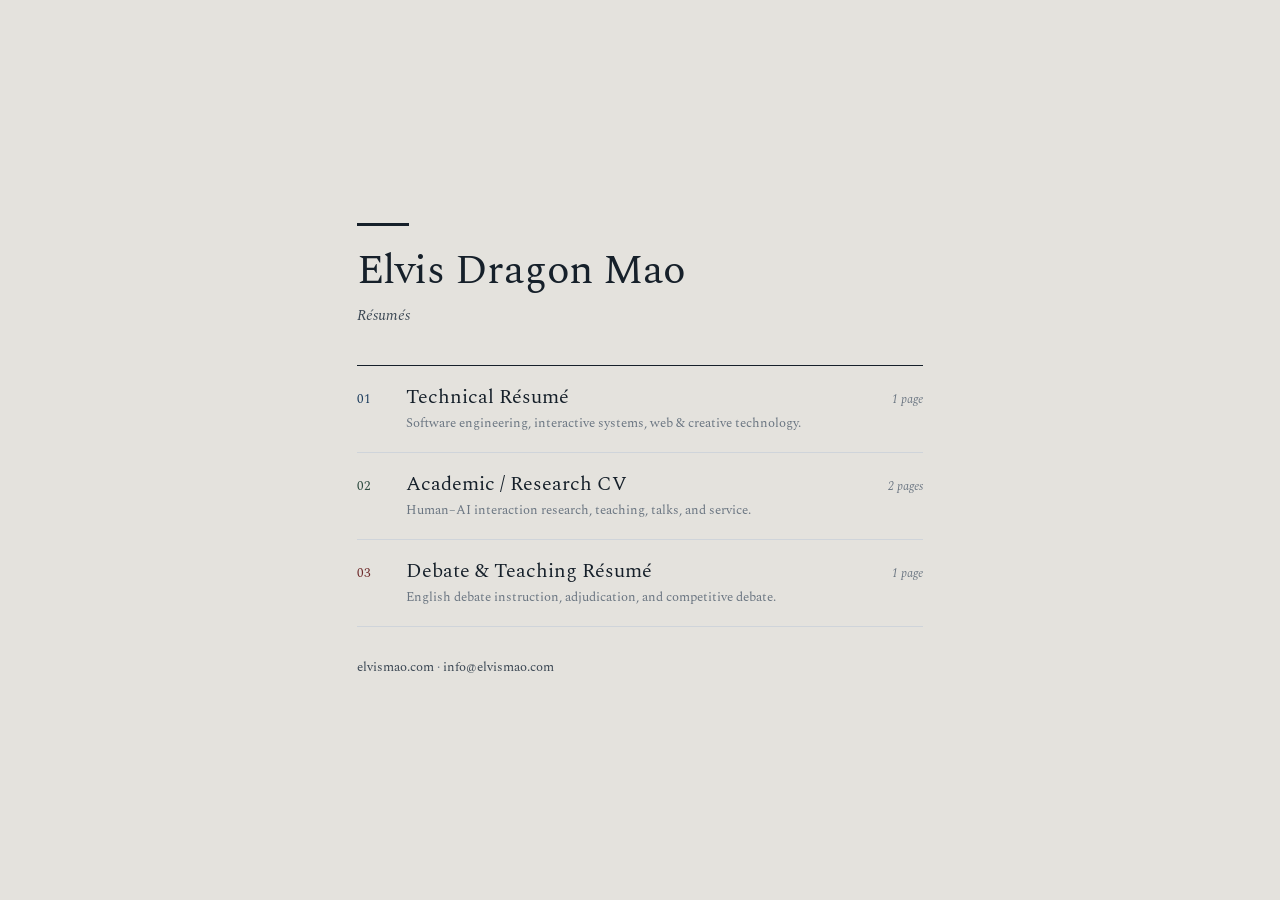
<file: index.html>
<!doctype html>
<html lang="en">
	<head>
		<meta charset="utf-8" />
		<meta name="viewport" content="width=device-width, initial-scale=1" />
		<title>Elvis Dragon Mao — Résumés</title>
		<meta name="description" content="Résumés of Elvis Dragon Mao: technical, academic research, and debate &amp; teaching." />
		<link rel="preconnect" href="https://fonts.googleapis.com" />
		<link rel="preconnect" href="https://fonts.gstatic.com" crossorigin />
		<link rel="stylesheet" href="https://fonts.googleapis.com/css2?family=Spectral:ital,wght@0,400;1,400&display=swap" />
		<style>
			:root {
				--ink: #16202a;
				--ink-2: #3c4854;
				--muted: #6b7682;
				--hair: #cfd4da;
				--desk: #e4e2dd;

				--cjk: "Noto Serif TC", "Source Han Serif TC", "Songti TC", "PMingLiU", serif;
			}

			*,
			*::before,
			*::after {
				margin: 0;
				padding: 0;
				box-sizing: border-box;
			}

			html {
				background: var(--desk);
				-webkit-text-size-adjust: 100%;
				text-size-adjust: 100%;
			}

			body {
				min-height: 100vh;
				display: grid;
				place-items: center;
				padding: 16mm 16px;
				font-family: "Spectral", "Times New Roman", var(--cjk);
				color: var(--ink);
				-webkit-font-smoothing: antialiased;
			}

			main {
				width: 100%;
				max-width: 150mm;
			}

			.band {
				width: 14mm;
				height: 0.9mm;
				margin-bottom: 6mm;
				background: var(--ink);
			}

			h1 {
				font-size: 11mm;
				font-weight: 400;
				line-height: 1.05;
				letter-spacing: -0.012em;
			}

			.tagline {
				margin-top: 3mm;
				font-size: 4mm;
				font-style: italic;
				color: var(--ink-2);
			}

			ol {
				list-style: none;
				margin-top: 10mm;
				border-top: 0.25mm solid var(--ink);
			}

			li {
				border-bottom: 0.2mm solid var(--hair);
			}

			a {
				display: grid;
				grid-template-columns: 9mm 1fr auto;
				align-items: baseline;
				column-gap: 4mm;
				padding: 5mm 0;
				color: inherit;
				text-decoration: none;
			}

			.no {
				font-size: 3.4mm;
				color: var(--accent);
				font-variant-numeric: tabular-nums lining-nums;
			}

			.title {
				font-size: 5.4mm;
				line-height: 1.2;
				transition: color 0.2s;
			}

			.desc {
				grid-column: 2;
				margin-top: 1.2mm;
				font-size: 3.5mm;
				line-height: 1.45;
				color: var(--muted);
			}

			.pages {
				grid-row: 1;
				grid-column: 3;
				font-size: 3.2mm;
				font-style: italic;
				color: var(--muted);
				white-space: nowrap;
			}

			.arrow {
				display: inline-block;
				margin-left: 2mm;
				color: var(--accent);
				opacity: 0;
				transform: translateX(-1.5mm);
				transition:
					opacity 0.2s,
					transform 0.2s;
			}

			a:hover .title,
			a:focus-visible .title {
				color: var(--accent);
			}

			a:hover .arrow,
			a:focus-visible .arrow {
				opacity: 1;
				transform: none;
			}

			a:focus-visible {
				outline: 0.4mm solid var(--accent);
				outline-offset: 1mm;
			}

			footer {
				margin-top: 8mm;
				font-size: 3.4mm;
				color: var(--muted);
			}

			footer a {
				display: inline;
				padding: 0;
				color: var(--ink-2);
			}

			footer a:hover {
				color: var(--ink);
				text-decoration: underline;
				text-underline-offset: 0.8mm;
			}

			@media (max-width: 520px) {
				a {
					grid-template-columns: 7mm 1fr;
				}
				.pages {
					grid-row: auto;
					grid-column: 2;
					margin-top: 1mm;
				}
			}
		</style>
	</head>
	<body>
		<main>
			<div class="band"></div>
			<h1>Elvis Dragon Mao</h1>
			<p class="tagline">Résumés</p>

			<ol>
				<li style="--accent: #1d3d5e">
					<a href="tech/" target="_blank" rel="noopener">
						<span class="no">01</span>
						<span class="title">
							Technical Résumé
							<span class="arrow" aria-hidden="true">→</span>
						</span>
						<span class="pages">1 page</span>
						<span class="desc">Software engineering, interactive systems, web &amp; creative technology.</span>
					</a>
				</li>
				<li style="--accent: #2c4a3e">
					<a href="research/" target="_blank" rel="noopener">
						<span class="no">02</span>
						<span class="title">
							Academic / Research CV
							<span class="arrow" aria-hidden="true">→</span>
						</span>
						<span class="pages">2 pages</span>
						<span class="desc">Human–AI interaction research, teaching, talks, and service.</span>
					</a>
				</li>
				<li style="--accent: #6e2b2b">
					<a href="debate/" target="_blank" rel="noopener">
						<span class="no">03</span>
						<span class="title">
							Debate &amp; Teaching Résumé
							<span class="arrow" aria-hidden="true">→</span>
						</span>
						<span class="pages">1 page</span>
						<span class="desc">English debate instruction, adjudication, and competitive debate.</span>
					</a>
				</li>
			</ol>

			<footer>
				<a href="https://elvismao.com/" target="_blank" rel="noopener">elvismao.com</a>
				·
				<a href="mailto:info@elvismao.com" target="_blank" rel="noopener">info@elvismao.com</a>
			</footer>
		</main>
	</body>
</html>
</file>
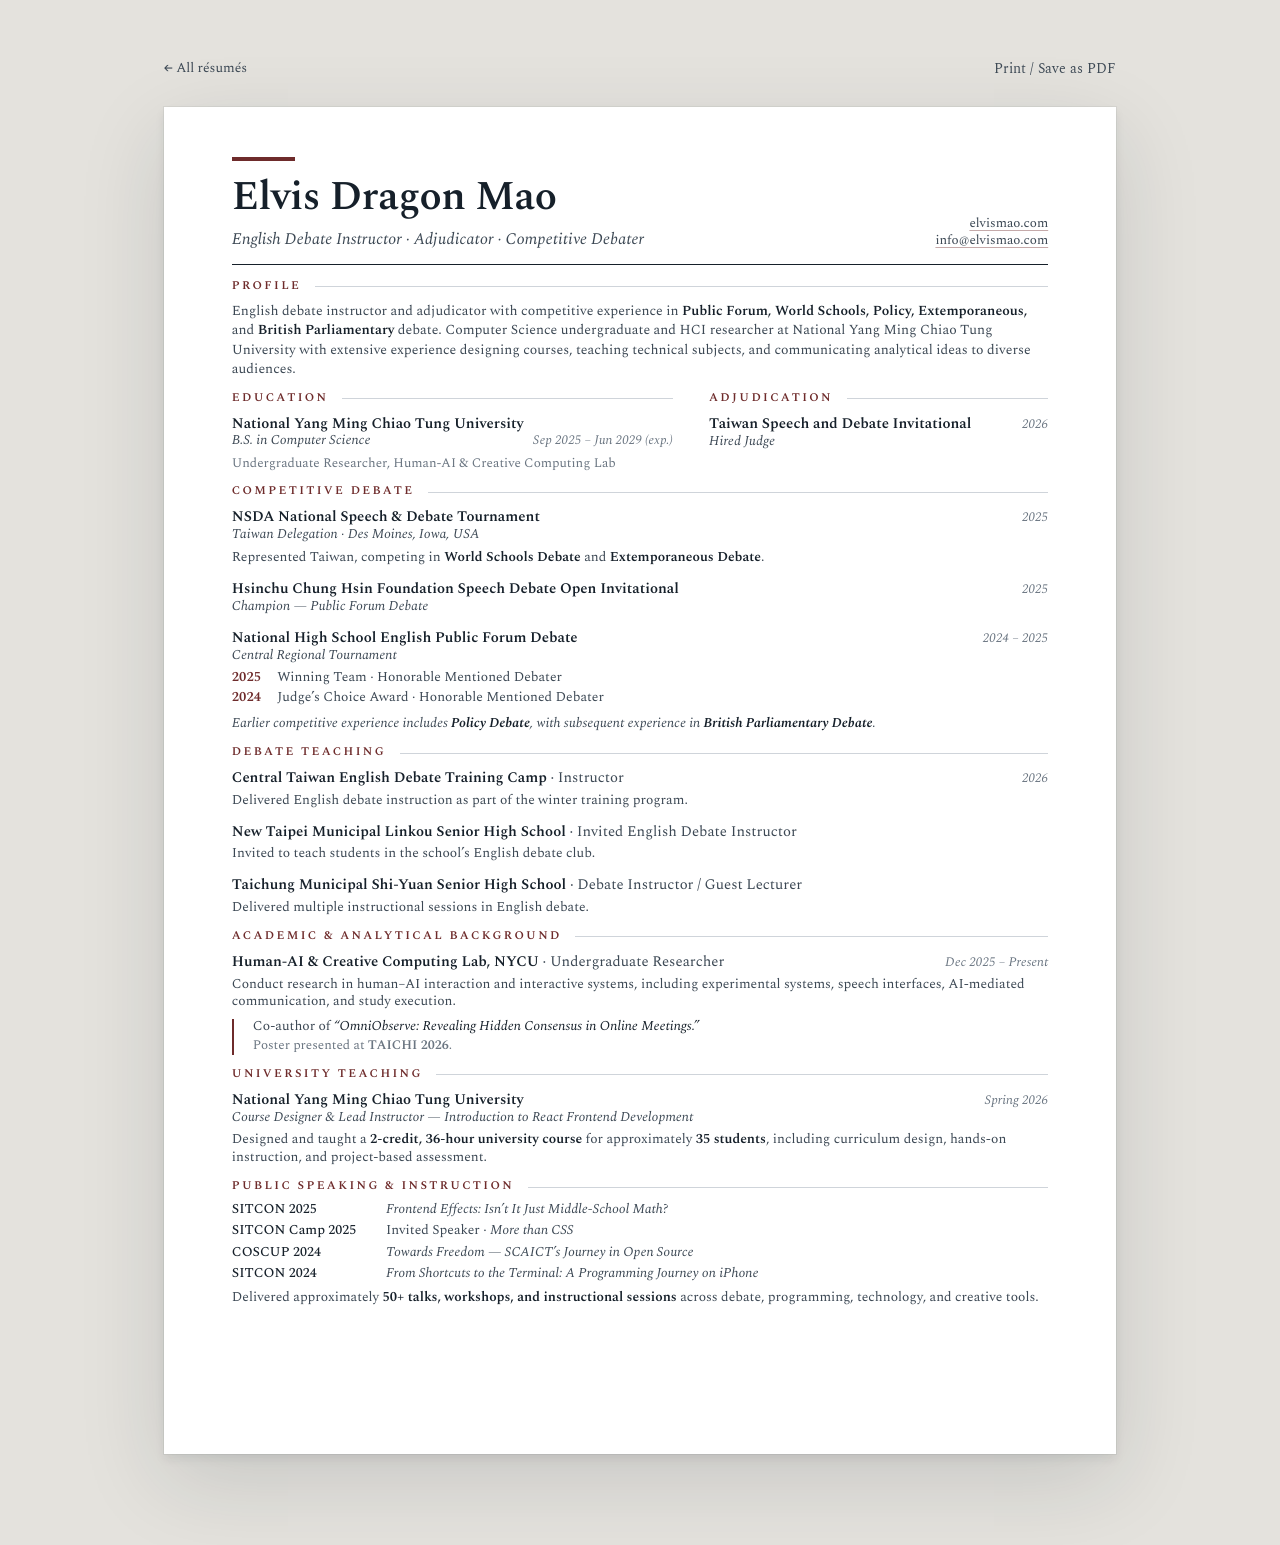
<file: debate/index.html>
<!doctype html>
<html lang="en">
	<head>
		<meta charset="utf-8" />
		<meta name="viewport" content="width=device-width, initial-scale=1" />
		<title>Elvis Dragon Mao — Debate &amp; Teaching Résumé</title>
		<meta name="description" content="Debate and teaching résumé of Elvis Dragon Mao: English debate instructor, adjudicator, and competitive debater." />
		<link rel="stylesheet" href="../resume.css" />
		<link rel="stylesheet" href="style.css" />
	</head>
	<body>
		<nav class="toolbar">
			<a href="../">← All résumés</a>
			<button type="button" onclick="window.print()">Print / Save as PDF</button>
		</nav>

		<article class="sheet">
			<header class="masthead">
				<div>
					<h1>Elvis Dragon Mao</h1>
					<p class="tagline">English Debate Instructor · Adjudicator · Competitive Debater</p>
				</div>
				<ul class="contact">
					<li><a href="https://elvismao.com/" target="_blank" rel="noopener">elvismao.com</a></li>
					<li><a href="mailto:info@elvismao.com" target="_blank" rel="noopener">info@elvismao.com</a></li>
				</ul>
			</header>

			<main>
				<section class="sec">
					<h2>Profile</h2>
					<p class="lede">
						English debate instructor and adjudicator with competitive experience in
						<strong>Public Forum, World Schools, Policy, Extemporaneous,</strong>
						and
						<strong>British Parliamentary</strong>
						debate. Computer Science undergraduate and HCI researcher at National Yang Ming Chiao Tung University with extensive experience designing courses, teaching technical subjects, and
						communicating analytical ideas to diverse audiences.
					</p>
				</section>

				<div class="cols-2 pair">
					<section class="sec">
						<h2>Education</h2>
						<div class="entry">
							<div class="entry-head">
								<h3>National Yang Ming Chiao Tung University</h3>
							</div>
							<p class="role">
								<span>B.S. in Computer Science</span>
								<span class="when">Sep 2025 – Jun 2029 (exp.)</span>
							</p>
							<p class="meta">Undergraduate Researcher, Human-AI &amp; Creative Computing Lab</p>
						</div>
					</section>
					<section class="sec">
						<h2>Adjudication</h2>
						<div class="entry">
							<div class="entry-head">
								<h3>Taiwan Speech and Debate Invitational</h3>
								<span class="when">2026</span>
							</div>
							<p class="role">Hired Judge</p>
						</div>
					</section>
				</div>

				<section class="sec">
					<h2>Competitive Debate</h2>
					<div class="entries">
						<div class="entry">
							<div class="entry-head">
								<h3>NSDA National Speech &amp; Debate Tournament</h3>
								<span class="when">2025</span>
							</div>
							<p class="role">Taiwan Delegation · Des Moines, Iowa, USA</p>
							<p class="prose">
								Represented Taiwan, competing in
								<strong>World Schools Debate</strong>
								and
								<strong>Extemporaneous Debate</strong>.
							</p>
						</div>

						<div class="entry">
							<div class="entry-head">
								<h3>Hsinchu Chung Hsin Foundation Speech Debate Open Invitational</h3>
								<span class="when">2025</span>
							</div>
							<p class="role">Champion — Public Forum Debate</p>
						</div>

						<div class="entry">
							<div class="entry-head">
								<h3>National High School English Public Forum Debate</h3>
								<span class="when">2024 – 2025</span>
							</div>
							<p class="role">Central Regional Tournament</p>
							<dl class="results">
								<dt>2025</dt>
								<dd>Winning Team · Honorable Mentioned Debater</dd>
								<dt>2024</dt>
								<dd>Judge’s Choice Award · Honorable Mentioned Debater</dd>
							</dl>
						</div>

						<p class="prose">
							Earlier competitive experience includes
							<strong>Policy Debate</strong>, with subsequent experience in
							<strong>British Parliamentary Debate</strong>.
						</p>
					</div>
				</section>

				<section class="sec">
					<h2>Debate Teaching</h2>
					<div class="entries">
						<div class="entry">
							<div class="entry-head">
								<h3>
									Central Taiwan English Debate Training Camp
									<span class="sub">· Instructor</span>
								</h3>
								<span class="when">2026</span>
							</div>
							<p class="prose">Delivered English debate instruction as part of the winter training program.</p>
						</div>
						<div class="entry">
							<div class="entry-head">
								<h3>
									New Taipei Municipal Linkou Senior High School
									<span class="sub">· Invited English Debate Instructor</span>
								</h3>
							</div>
							<p class="prose">Invited to teach students in the school’s English debate club.</p>
						</div>
						<div class="entry">
							<div class="entry-head">
								<h3>
									Taichung Municipal Shi-Yuan Senior High School
									<span class="sub">· Debate Instructor / Guest Lecturer</span>
								</h3>
							</div>
							<p class="prose">Delivered multiple instructional sessions in English debate.</p>
						</div>
					</div>
				</section>

				<section class="sec">
					<h2>Academic &amp; Analytical Background</h2>
					<div class="entry">
						<div class="entry-head">
							<h3>
								Human-AI &amp; Creative Computing Lab, NYCU
								<span class="sub">· Undergraduate Researcher</span>
							</h3>
							<span class="when">Dec 2025 – Present</span>
						</div>
						<p class="prose">Conduct research in human–AI interaction and interactive systems, including experimental systems, speech interfaces, AI-mediated communication, and study execution.</p>
						<div class="cite">
							<p>
								Co-author of
								<span class="title">“OmniObserve: Revealing Hidden Consensus in Online Meetings.”</span>
							</p>
							<p class="venue">
								Poster presented at
								<strong>TAICHI 2026</strong>.
							</p>
						</div>
					</div>
				</section>

				<section class="sec">
					<h2>University Teaching</h2>
					<div class="entry">
						<div class="entry-head">
							<h3>National Yang Ming Chiao Tung University</h3>
							<span class="when">Spring 2026</span>
						</div>
						<p class="role">Course Designer &amp; Lead Instructor — Introduction to React Frontend Development</p>
						<p class="prose">
							Designed and taught a
							<strong>2-credit, 36-hour university course</strong>
							for approximately
							<strong>35 students</strong>, including curriculum design, hands-on instruction, and project-based assessment.
						</p>
					</div>
				</section>

				<section class="sec">
					<h2>Public Speaking &amp; Instruction</h2>
					<dl class="talks">
						<dt>SITCON 2025</dt>
						<dd class="en">Frontend Effects: Isn’t It Just Middle-School Math?</dd>
						<dt>SITCON Camp 2025</dt>
						<dd>
							Invited Speaker ·
							<span class="en">More than CSS</span>
						</dd>
						<dt>COSCUP 2024</dt>
						<dd class="en">Towards Freedom — SCAICT’s Journey in Open Source</dd>
						<dt>SITCON 2024</dt>
						<dd class="en">From Shortcuts to the Terminal: A Programming Journey on iPhone</dd>
					</dl>
					<p class="prose note">
						Delivered approximately
						<strong>50+ talks, workshops, and instructional sessions</strong>
						across debate, programming, technology, and creative tools.
					</p>
				</section>
			</main>
		</article>
	</body>
</html>
</file>
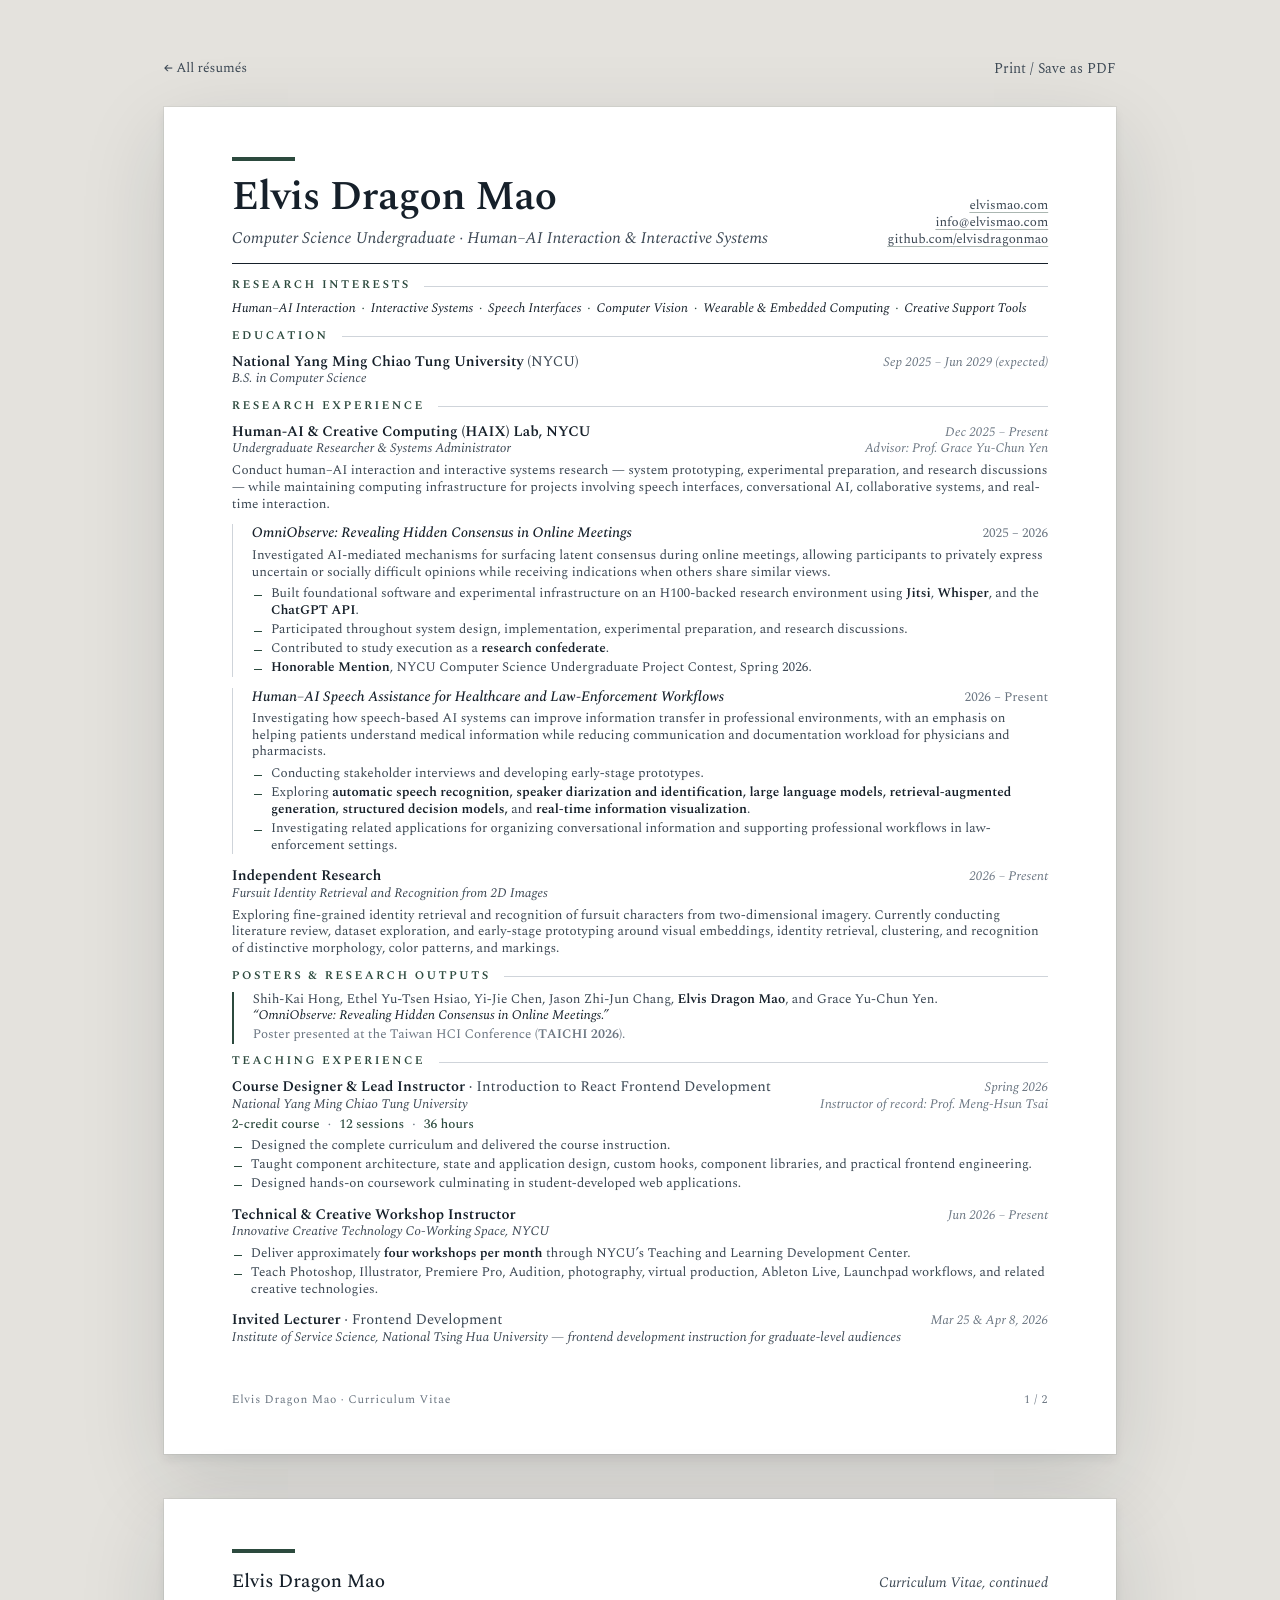
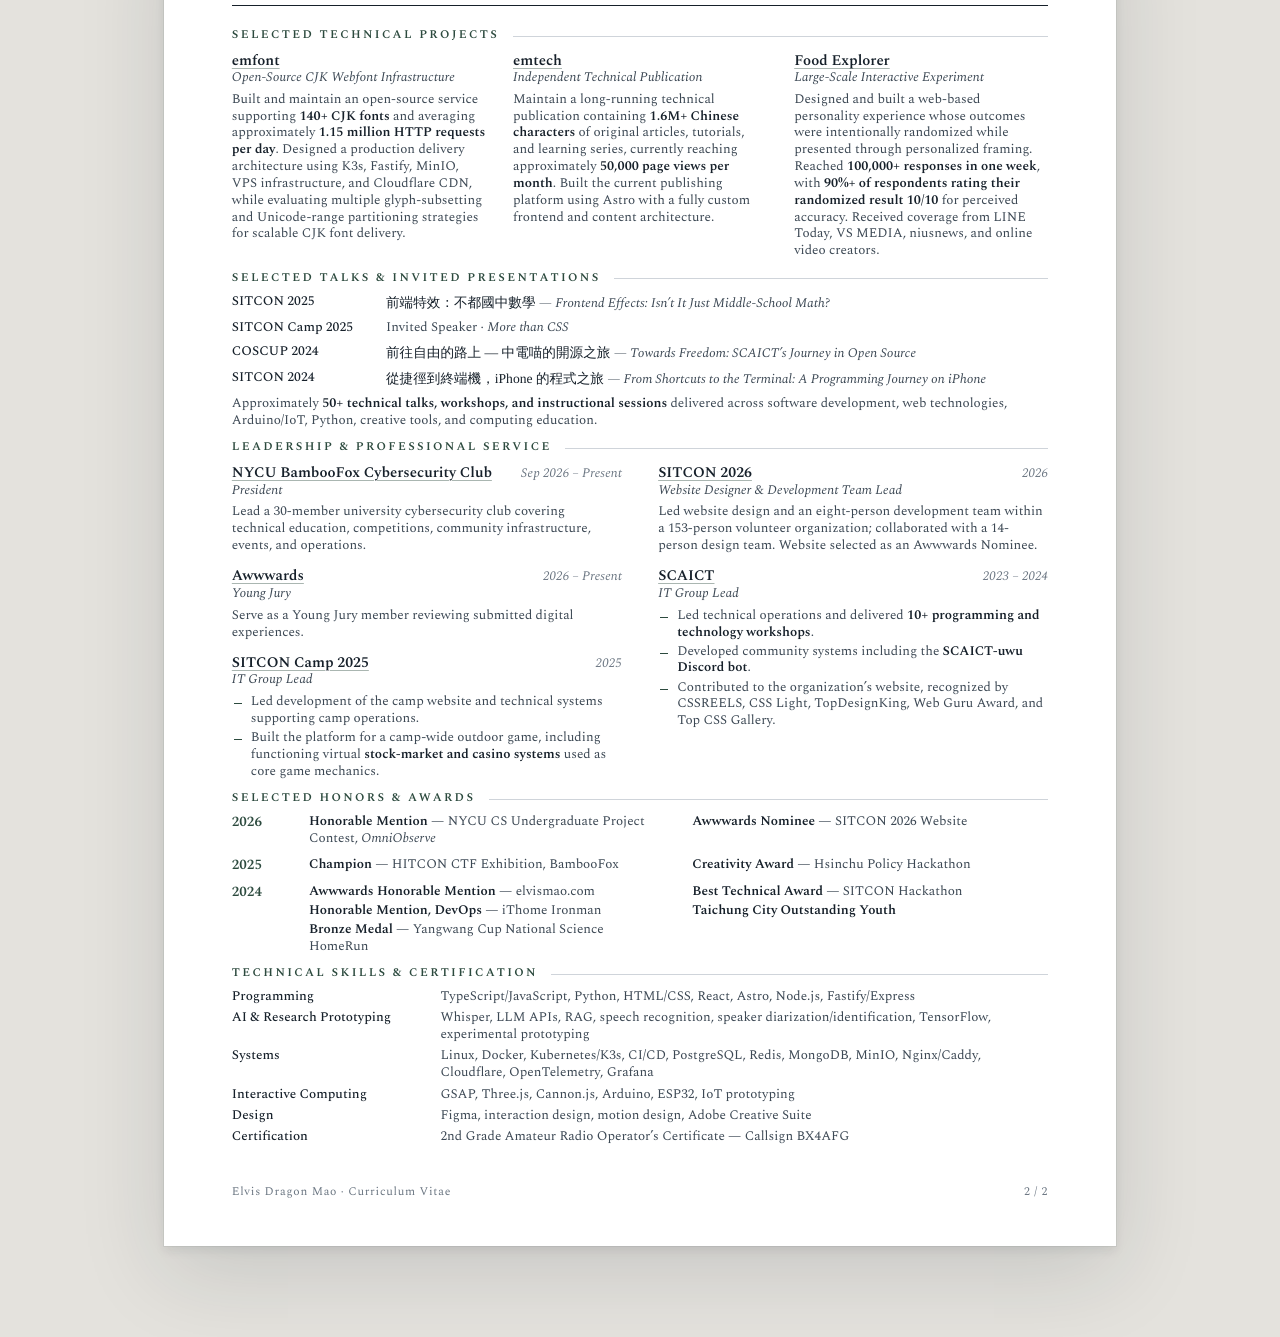
<file: research/index.html>
<!doctype html>
<html lang="en">
	<head>
		<meta charset="utf-8" />
		<meta name="viewport" content="width=device-width, initial-scale=1" />
		<title>Elvis Dragon Mao — Curriculum Vitae</title>
		<meta name="description" content="Academic curriculum vitae of Elvis Dragon Mao: human–AI interaction and interactive systems research, teaching, and technical projects." />
		<link rel="stylesheet" href="../resume.css" />
		<link rel="stylesheet" href="style.css" />
	</head>
	<body>
		<nav class="toolbar">
			<a href="../">← All résumés</a>
			<button type="button" onclick="window.print()">Print / Save as PDF</button>
		</nav>

		<!-- ── Page 1 ───────────────────────────────────────────────────── -->
		<article class="sheet">
			<header class="masthead">
				<div>
					<h1>Elvis Dragon Mao</h1>
					<p class="tagline">Computer Science Undergraduate · Human–AI Interaction &amp; Interactive Systems</p>
				</div>
				<ul class="contact">
					<li><a href="https://elvismao.com/" target="_blank" rel="noopener">elvismao.com</a></li>
					<li><a href="mailto:info@elvismao.com" target="_blank" rel="noopener">info@elvismao.com</a></li>
					<li><a href="https://github.com/elvisdragonmao" target="_blank" rel="noopener">github.com/elvisdragonmao</a></li>
				</ul>
			</header>

			<main>
				<section class="sec">
					<h2>Research Interests</h2>
					<ul class="interests">
						<li>Human–AI Interaction</li>
						<li>Interactive Systems</li>
						<li>Speech Interfaces</li>
						<li>Computer Vision</li>
						<li>Wearable &amp; Embedded Computing</li>
						<li>Creative Support Tools</li>
					</ul>
				</section>

				<section class="sec">
					<h2>Education</h2>
					<div class="entry">
						<div class="entry-head">
							<h3>
								National Yang Ming Chiao Tung University
								<span class="sub">(NYCU)</span>
							</h3>
							<span class="when">Sep 2025 – Jun 2029 (expected)</span>
						</div>
						<p class="role">B.S. in Computer Science</p>
					</div>
				</section>

				<section class="sec">
					<h2>Research Experience</h2>
					<div class="entry">
						<div class="entry-head">
							<h3>Human-AI &amp; Creative Computing (HAIX) Lab, NYCU</h3>
							<span class="when">Dec 2025 – Present</span>
						</div>
						<p class="role">
							<span>Undergraduate Researcher &amp; Systems Administrator</span>
							<span class="meta">Advisor: Prof. Grace Yu-Chun Yen</span>
						</p>
						<p class="prose">
							Conduct human–AI interaction and interactive systems research — system prototyping, experimental preparation, and research discussions — while maintaining computing infrastructure for
							projects involving speech interfaces, conversational AI, collaborative systems, and real-time interaction.
						</p>

						<div class="subentry">
							<h4>
								OmniObserve: Revealing Hidden Consensus in Online Meetings
								<span class="tag">2025 – 2026</span>
							</h4>
							<p class="prose">
								Investigated AI-mediated mechanisms for surfacing latent consensus during online meetings, allowing participants to privately express uncertain or socially difficult opinions while
								receiving indications when others share similar views.
							</p>
							<ul>
								<li>
									Built foundational software and experimental infrastructure on an H100-backed research environment using
									<strong>Jitsi</strong>,
									<strong>Whisper</strong>,
									and the
									<strong>ChatGPT API</strong>.
								</li>
								<li>Participated throughout system design, implementation, experimental preparation, and research discussions.</li>
								<li>
									Contributed to study execution as a
									<strong>research confederate</strong>.
								</li>
								<li>
									<strong>Honorable Mention</strong>, NYCU Computer Science Undergraduate Project Contest, Spring 2026.
								</li>
							</ul>
						</div>

						<div class="subentry">
							<h4>
								Human–AI Speech Assistance for Healthcare and Law-Enforcement Workflows
								<span class="tag">2026 – Present</span>
							</h4>
							<p class="prose">
								Investigating how speech-based AI systems can improve information transfer in professional environments, with an emphasis on helping patients understand medical information while
								reducing communication and documentation workload for physicians and pharmacists.
							</p>
							<ul>
								<li>Conducting stakeholder interviews and developing early-stage prototypes.</li>
								<li>
									Exploring
									<strong>automatic speech recognition, speaker diarization and identification, large language models, retrieval-augmented generation, structured decision models,</strong>
									and
									<strong>real-time information visualization</strong>.
								</li>
								<li>Investigating related applications for organizing conversational information and supporting professional workflows in law-enforcement settings.</li>
							</ul>
						</div>
					</div>

					<div class="entry independent">
						<div class="entry-head">
							<h3>Independent Research</h3>
							<span class="when">2026 – Present</span>
						</div>
						<p class="role">Fursuit Identity Retrieval and Recognition from 2D Images</p>
						<p class="prose">
							Exploring fine-grained identity retrieval and recognition of fursuit characters from two-dimensional imagery. Currently conducting literature review, dataset exploration, and early-stage
							prototyping around visual embeddings, identity retrieval, clustering, and recognition of distinctive morphology, color patterns, and markings.
						</p>
					</div>
				</section>

				<section class="sec">
					<h2>Posters &amp; Research Outputs</h2>
					<div class="cite">
						<p>
							Shih-Kai Hong, Ethel Yu-Tsen Hsiao, Yi-Jie Chen, Jason Zhi-Jun Chang,
							<span class="me">Elvis Dragon Mao</span>, and Grace Yu-Chun Yen.
						</p>
						<p class="title">“OmniObserve: Revealing Hidden Consensus in Online Meetings.”</p>
						<p class="venue">
							Poster presented at the Taiwan HCI Conference (<strong>TAICHI 2026</strong>).
						</p>
					</div>
				</section>

				<section class="sec">
					<h2>Teaching Experience</h2>
					<div class="entries">
						<div class="entry">
							<div class="entry-head">
								<h3>
									Course Designer &amp; Lead Instructor
									<span class="sub">· Introduction to React Frontend Development</span>
								</h3>
								<span class="when">Spring 2026</span>
							</div>
							<p class="role">
								<span>National Yang Ming Chiao Tung University</span>
								<span class="meta">Instructor of record: Prof. Meng-Hsun Tsai</span>
							</p>
							<p class="facts">
								<span>2-credit course</span>
								<span>12 sessions</span>
								<span>36 hours</span>
							</p>
							<ul>
								<li>Designed the complete curriculum and delivered the course instruction.</li>
								<li>Taught component architecture, state and application design, custom hooks, component libraries, and practical frontend engineering.</li>
								<li>Designed hands-on coursework culminating in student-developed web applications.</li>
							</ul>
						</div>

						<div class="entry">
							<div class="entry-head">
								<h3>Technical &amp; Creative Workshop Instructor</h3>
								<span class="when">Jun 2026 – Present</span>
							</div>
							<p class="role">Innovative Creative Technology Co-Working Space, NYCU</p>
							<ul>
								<li>
									Deliver approximately
									<strong>four workshops per month</strong>
									through NYCU’s Teaching and Learning Development Center.
								</li>
								<li>Teach Photoshop, Illustrator, Premiere Pro, Audition, photography, virtual production, Ableton Live, Launchpad workflows, and related creative technologies.</li>
							</ul>
						</div>

						<div class="entry">
							<div class="entry-head">
								<h3>
									Invited Lecturer
									<span class="sub">· Frontend Development</span>
								</h3>
								<span class="when">Mar 25 &amp; Apr 8, 2026</span>
							</div>
							<p class="role">Institute of Service Science, National Tsing Hua University — frontend development instruction for graduate-level audiences</p>
						</div>
					</div>
				</section>
			</main>

			<footer class="folio">
				<span>Elvis Dragon Mao · Curriculum Vitae</span>
				<span>1 / 2</span>
			</footer>
		</article>

		<!-- ── Page 2 ───────────────────────────────────────────────────── -->
		<article class="sheet">
			<header class="runhead">
				<strong>Elvis Dragon Mao</strong>
				<span>Curriculum Vitae, continued</span>
			</header>

			<main>
				<section class="sec">
					<h2>Selected Technical Projects</h2>
					<div class="entries cols-3">
						<div class="entry">
							<div class="entry-head">
								<h3><a href="https://font.emtech.cc" target="_blank" rel="noopener">emfont</a></h3>
							</div>
							<p class="role">Open-Source CJK Webfont Infrastructure</p>
							<p class="prose">
								Built and maintain an open-source service supporting
								<strong>140+ CJK fonts</strong>
								and averaging approximately
								<strong>1.15 million HTTP requests per day</strong>. Designed a production delivery architecture using K3s, Fastify, MinIO, VPS infrastructure, and Cloudflare CDN, while evaluating multiple glyph-subsetting and Unicode-range
								partitioning strategies for scalable CJK font delivery.
							</p>
						</div>
						<div class="entry">
							<div class="entry-head">
								<h3><a href="https://emtech.cc" target="_blank" rel="noopener">emtech</a></h3>
							</div>
							<p class="role">Independent Technical Publication</p>
							<p class="prose">
								Maintain a long-running technical publication containing
								<strong>1.6M+ Chinese characters</strong>
								of original articles, tutorials, and learning series, currently reaching approximately
								<strong>50,000 page views per month</strong>. Built the current publishing platform using Astro with a fully custom frontend and content architecture.
							</p>
						</div>
						<div class="entry">
							<div class="entry-head">
								<h3><a href="https://www.youtube.com/watch?v=WbUWv8FEPLA" target="_blank" rel="noopener">Food Explorer</a></h3>
							</div>
							<p class="role">Large-Scale Interactive Experiment</p>
							<p class="prose">
								Designed and built a web-based personality experience whose outcomes were intentionally randomized while presented through personalized framing. Reached
								<strong>100,000+ responses in one week</strong>, with
								<strong>90%+ of respondents rating their randomized result 10/10</strong>
								for perceived accuracy. Received coverage from LINE Today, VS MEDIA, niusnews, and online video creators.
							</p>
						</div>
					</div>
				</section>

				<section class="sec">
					<h2>Selected Talks &amp; Invited Presentations</h2>
					<dl class="talks">
						<dt>SITCON 2025</dt>
						<dd>
							<span class="zh">前端特效：不都國中數學</span>
							<span class="en">— Frontend Effects: Isn’t It Just Middle-School Math?</span>
						</dd>
						<dt>SITCON Camp 2025</dt>
						<dd>
							Invited Speaker ·
							<span class="en">More than CSS</span>
						</dd>
						<dt>COSCUP 2024</dt>
						<dd>
							<span class="zh">前往自由的路上 — 中電喵的開源之旅</span>
							<span class="en">— Towards Freedom: SCAICT’s Journey in Open Source</span>
						</dd>
						<dt>SITCON 2024</dt>
						<dd>
							<span class="zh">從捷徑到終端機，iPhone 的程式之旅</span>
							<span class="en">— From Shortcuts to the Terminal: A Programming Journey on iPhone</span>
						</dd>
					</dl>
					<p class="prose note">
						Approximately
						<strong>50+ technical talks, workshops, and instructional sessions</strong>
						delivered across software development, web technologies, Arduino/IoT, Python, creative tools, and computing education.
					</p>
				</section>

				<section class="sec">
					<h2>Leadership &amp; Professional Service</h2>
					<div class="entries flow2">
						<div class="entry">
							<div class="entry-head">
								<h3><a href="https://ctftime.org/team/280959/" target="_blank" rel="noopener">NYCU BambooFox Cybersecurity Club</a></h3>
								<span class="when">Sep 2026 – Present</span>
							</div>
							<p class="role">President</p>
							<p class="prose">Lead a 30-member university cybersecurity club covering technical education, competitions, community infrastructure, events, and operations.</p>
						</div>
						<div class="entry">
							<div class="entry-head">
								<h3><a href="https://www.awwwards.com/" target="_blank" rel="noopener">Awwwards</a></h3>
								<span class="when">2026 – Present</span>
							</div>
							<p class="role">Young Jury</p>
							<p class="prose">Serve as a Young Jury member reviewing submitted digital experiences.</p>
						</div>
						<div class="entry">
							<div class="entry-head">
								<h3><a href="https://sitcon.camp/2025/" target="_blank" rel="noopener">SITCON Camp 2025</a></h3>
								<span class="when">2025</span>
							</div>
							<p class="role">IT Group Lead</p>
							<ul>
								<li>Led development of the camp website and technical systems supporting camp operations.</li>
								<li>
									Built the platform for a camp-wide outdoor game, including functioning virtual
									<strong>stock-market and casino systems</strong>
									used as core game mechanics.
								</li>
							</ul>
						</div>
						<div class="entry">
							<div class="entry-head">
								<h3><a href="https://sitcon.org/2026/" target="_blank" rel="noopener">SITCON 2026</a></h3>
								<span class="when">2026</span>
							</div>
							<p class="role">Website Designer &amp; Development Team Lead</p>
							<p class="prose">
								Led website design and an eight-person development team within a 153-person volunteer organization; collaborated with a 14-person design team. Website selected as an Awwwards Nominee.
							</p>
						</div>
						<div class="entry">
							<div class="entry-head">
								<h3><a href="https://scaict.org/" target="_blank" rel="noopener">SCAICT</a></h3>
								<span class="when">2023 – 2024</span>
							</div>
							<p class="role">IT Group Lead</p>
							<ul>
								<li>
									Led technical operations and delivered
									<strong>10+ programming and technology workshops</strong>.
								</li>
								<li>
									Developed community systems including the
									<strong>SCAICT-uwu Discord bot</strong>.
								</li>
								<li>Contributed to the organization’s website, recognized by CSSREELS, CSS Light, TopDesignKing, Web Guru Award, and Top CSS Gallery.</li>
							</ul>
						</div>
					</div>
				</section>

				<section class="sec">
					<h2>Selected Honors &amp; Awards</h2>
					<div class="years by-year">
						<h3>2026</h3>
						<ul>
							<li>
								<strong>Honorable Mention</strong>
								— NYCU CS Undergraduate Project Contest,
								<em>OmniObserve</em>
							</li>
							<li>
								<strong>Awwwards Nominee</strong>
								— SITCON 2026 Website
							</li>
						</ul>
						<h3>2025</h3>
						<ul>
							<li>
								<strong>Champion</strong>
								— HITCON CTF Exhibition, BambooFox
							</li>
							<li>
								<strong>Creativity Award</strong>
								— Hsinchu Policy Hackathon
							</li>
						</ul>
						<h3>2024</h3>
						<ul>
							<li>
								<strong>Awwwards Honorable Mention</strong>
								— elvismao.com
							</li>
							<li>
								<strong>Best Technical Award</strong>
								— SITCON Hackathon
							</li>
							<li>
								<strong>Honorable Mention, DevOps</strong>
								— iThome Ironman
							</li>
							<li><strong>Taichung City Outstanding Youth</strong></li>
							<li>
								<strong>Bronze Medal</strong>
								— Yangwang Cup National Science HomeRun
							</li>
						</ul>
					</div>
				</section>

				<section class="sec">
					<h2>Technical Skills &amp; Certification</h2>
					<dl class="skills">
						<dt>Programming</dt>
						<dd>TypeScript/JavaScript, Python, HTML/CSS, React, Astro, Node.js, Fastify/Express</dd>
						<dt>AI &amp; Research Prototyping</dt>
						<dd>Whisper, LLM APIs, RAG, speech recognition, speaker diarization/identification, TensorFlow, experimental prototyping</dd>
						<dt>Systems</dt>
						<dd>Linux, Docker, Kubernetes/K3s, CI/CD, PostgreSQL, Redis, MongoDB, MinIO, Nginx/Caddy, Cloudflare, OpenTelemetry, Grafana</dd>
						<dt>Interactive Computing</dt>
						<dd>GSAP, Three.js, Cannon.js, Arduino, ESP32, IoT prototyping</dd>
						<dt>Design</dt>
						<dd>Figma, interaction design, motion design, Adobe Creative Suite</dd>
						<dt>Certification</dt>
						<dd>2nd Grade Amateur Radio Operator’s Certificate — Callsign BX4AFG</dd>
					</dl>
				</section>
			</main>

			<footer class="folio">
				<span>Elvis Dragon Mao · Curriculum Vitae</span>
				<span>2 / 2</span>
			</footer>
		</article>
	</body>
</html>
</file>
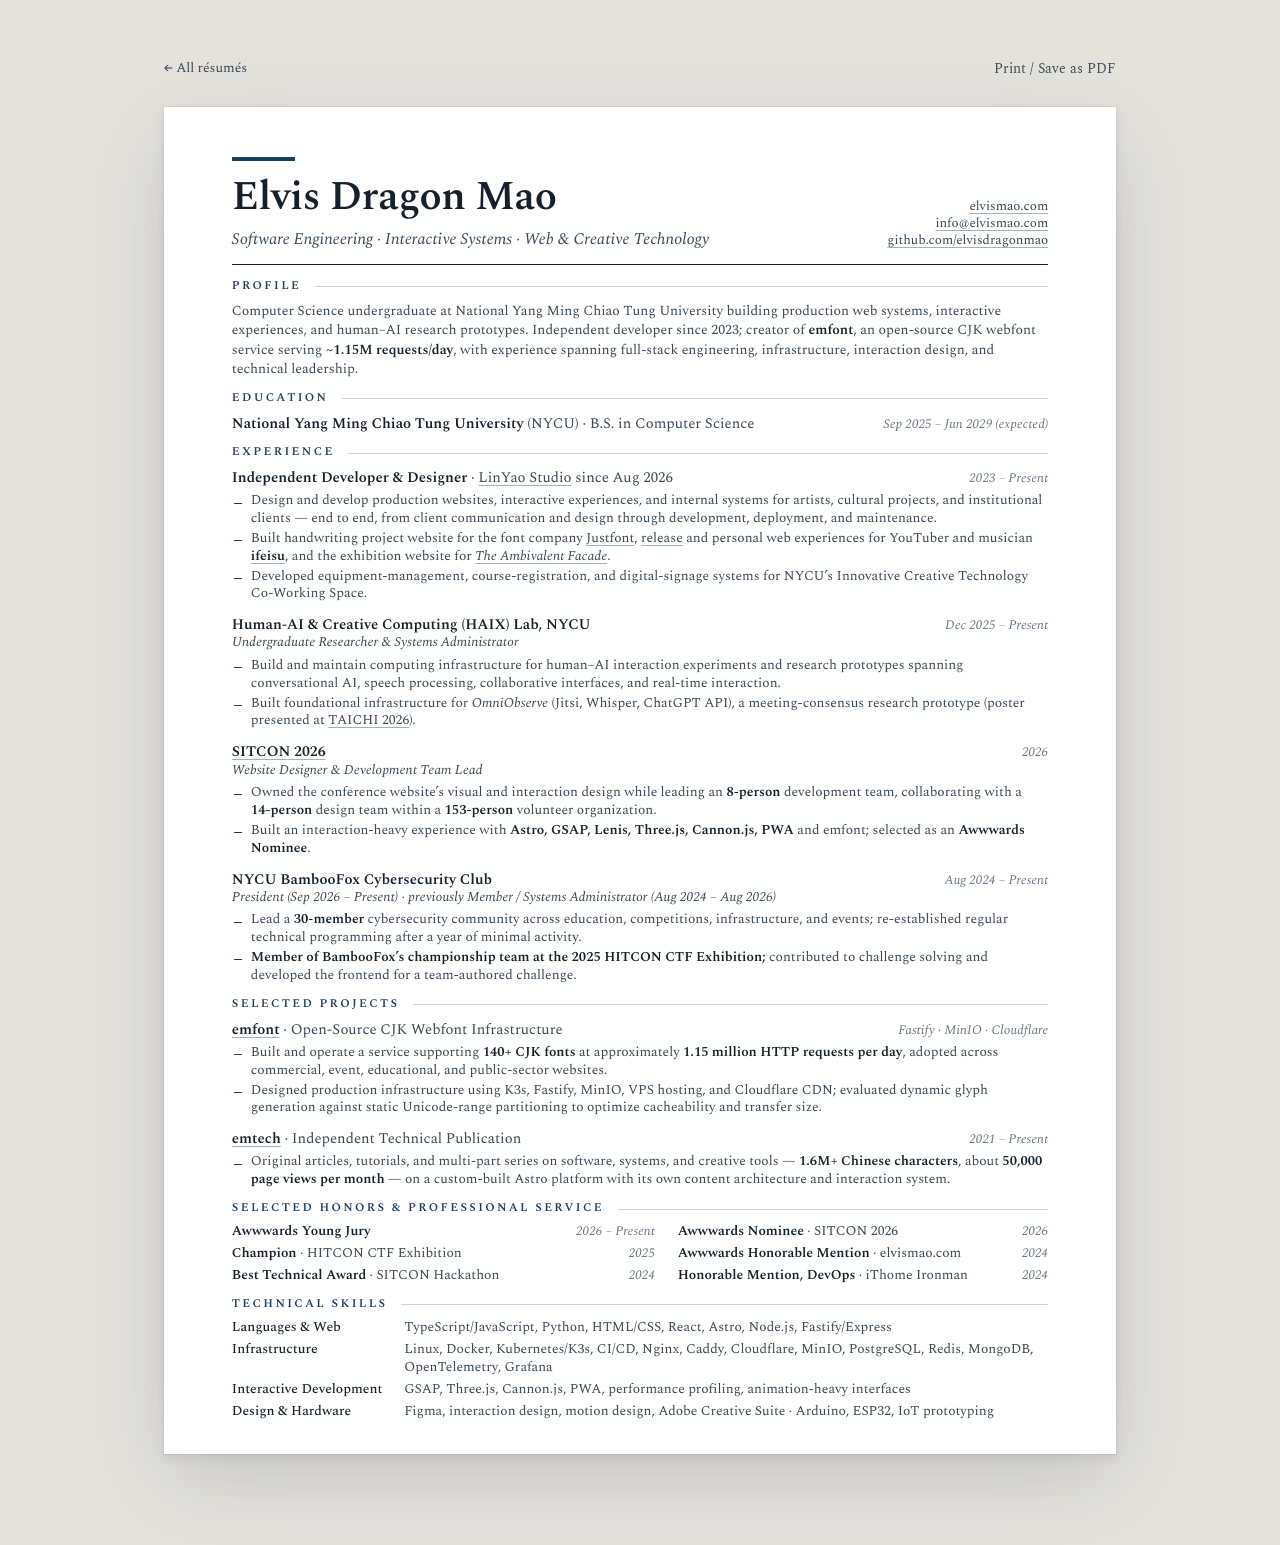
<file: tech/index.html>
<!doctype html>
<html lang="en">
	<head>
		<meta charset="utf-8" />
		<meta name="viewport" content="width=device-width, initial-scale=1" />
		<title>Elvis Dragon Mao — Technical Résumé</title>
		<meta name="description" content="Technical résumé of Elvis Dragon Mao: software engineering, interactive systems, web and creative technology." />
		<link rel="stylesheet" href="../resume.css" />
		<link rel="stylesheet" href="style.css" />
	</head>
	<body>
		<nav class="toolbar">
			<a href="../">← All résumés</a>
			<button type="button" onclick="window.print()">Print / Save as PDF</button>
		</nav>

		<article class="sheet">
			<header class="masthead">
				<div>
					<h1>Elvis Dragon Mao</h1>
					<p class="tagline">Software Engineering · Interactive Systems · Web &amp; Creative Technology</p>
				</div>
				<ul class="contact">
					<li><a href="https://elvismao.com/" target="_blank" rel="noopener">elvismao.com</a></li>
					<li><a href="mailto:info@elvismao.com" target="_blank" rel="noopener">info@elvismao.com</a></li>
					<li><a href="https://github.com/elvisdragonmao" target="_blank" rel="noopener">github.com/elvisdragonmao</a></li>
				</ul>
			</header>

			<main>
				<section class="sec">
					<h2>Profile</h2>
					<p class="lede">
						Computer Science undergraduate at National Yang Ming Chiao Tung University building production web systems, interactive experiences, and human–AI research prototypes. Independent developer
						since 2023; creator of
						<strong>emfont</strong>, an open-source CJK webfont service serving
						<strong>~1.15M requests/day</strong>, with experience spanning full-stack engineering, infrastructure, interaction design, and technical leadership.
					</p>
				</section>

				<section class="sec">
					<h2>Education</h2>
					<div class="entry">
						<div class="entry-head">
							<h3>
								National Yang Ming Chiao Tung University
								<span class="sub">(NYCU) · B.S. in Computer Science</span>
							</h3>
							<span class="when">Sep 2025 – Jun 2029 (expected)</span>
						</div>
					</div>
				</section>

				<section class="sec">
					<h2>Experience</h2>
					<div class="entries">
						<div class="entry">
							<div class="entry-head">
								<h3>
									Independent Developer &amp; Designer
									<span class="sub">· <a href="https://linyao.tw" target="_blank" rel="noopener">LinYao Studio</a> since Aug 2026</span>
								</h3>
								<span class="when">2023 – Present</span>
							</div>
							<ul>
								<li>
									Design and develop production websites, interactive experiences, and internal systems for artists, cultural projects, and institutional clients — end to end, from client
									communication and design through development, deployment, and maintenance.
								</li>
								<li>
									Built handwriting project website for the font company <a href="https://justfont.com/" target="_blank" rel="noopener">Justfont</a>, <a href="https://ifeisu.co" target="_blank" rel="noopener">release</a> and personal web experiences for YouTuber and musician
									<a href="https://www.youtube.com/@ifeisu0402" target="_blank" rel="noopener"><strong>ifeisu</strong></a>, and the exhibition website for
									<a href="https://ambivalent.emtech.cc/" target="_blank" rel="noopener"><em>The Ambivalent Facade</em></a>.
								</li>
								<li>Developed equipment-management, course-registration, and digital-signage systems for NYCU’s Innovative Creative Technology Co-Working Space.</li>
							</ul>
						</div>

						<div class="entry">
							<div class="entry-head">
								<h3>Human-AI &amp; Creative Computing (HAIX) Lab, NYCU</h3>
								<span class="when">Dec 2025 – Present</span>
							</div>
							<p class="role">Undergraduate Researcher &amp; Systems Administrator</p>
							<ul>
								<li>
									Build and maintain computing infrastructure for human–AI interaction experiments and research prototypes spanning conversational AI, speech processing, collaborative interfaces, and
									real-time interaction.
								</li>
								<li>
									Built foundational infrastructure for
									<em>OmniObserve</em>
									(Jitsi, Whisper, ChatGPT API), a meeting-consensus research prototype (poster presented at <a href="https://taichi2026.taiwanchi.org/program#day2" target="_blank" rel="noopener">TAICHI 2026</a>).
								</li>
							</ul>
						</div>

						<div class="entry">
							<div class="entry-head">
								<h3><a href="https://sitcon.org/2026/" target="_blank" rel="noopener">SITCON 2026</a></h3>
								<span class="when">2026</span>
							</div>
							<p class="role">Website Designer &amp; Development Team Lead</p>
							<ul>
								<li>
									Owned the conference website’s visual and interaction design while leading an
									<strong class="nowrap">8-person</strong>
									development team, collaborating with a
									<strong class="nowrap">14-person</strong>
									design team within a
									<strong class="nowrap">153-person</strong>
									volunteer organization.
								</li>
								<li>
									Built an interaction-heavy experience with
									<strong>Astro, GSAP, Lenis, Three.js, Cannon.js, PWA</strong>
									and emfont; selected as an
									<strong>Awwwards Nominee</strong>.
								</li>
							</ul>
						</div>

						<div class="entry">
							<div class="entry-head">
								<h3>NYCU BambooFox Cybersecurity Club</h3>
								<span class="when">Aug 2024 – Present</span>
							</div>
							<p class="role">President (Sep 2026 – Present) · previously Member / Systems Administrator (Aug 2024 – Aug 2026)</p>
							<ul>
								<li>
									Lead a
									<strong class="nowrap">30-member</strong>
									cybersecurity community across education, competitions, infrastructure, and events; re-established regular technical programming after a year of minimal activity.
								</li>
								<li>
									<strong>Member of BambooFox’s championship team at the 2025 HITCON CTF Exhibition;</strong>
									contributed to challenge solving and developed the frontend for a team-authored challenge.
								</li>
							</ul>
						</div>
					</div>
				</section>

				<section class="sec">
					<h2>Selected Projects</h2>
					<div class="entries">
						<div class="entry">
							<div class="entry-head">
								<h3>
									<a href="https://font.emtech.cc" target="_blank" rel="noopener">emfont</a>
									<span class="sub">· Open-Source CJK Webfont Infrastructure</span>
								</h3>
								<span class="when">Fastify · MinIO · Cloudflare</span>
							</div>
							<ul>
								<li>
									Built and operate a service supporting
									<strong>140+ CJK fonts</strong>
									at approximately
									<strong>1.15 million HTTP requests per day</strong>, adopted across commercial, event, educational, and public-sector websites.
								</li>
								<li>
									Designed production infrastructure using K3s, Fastify, MinIO, VPS hosting, and Cloudflare CDN; evaluated dynamic glyph generation against static Unicode-range partitioning to
									optimize cacheability and transfer size.
								</li>
							</ul>
						</div>

						<div class="entry">
							<div class="entry-head">
								<h3>
									<a href="https://emtech.cc" target="_blank" rel="noopener">emtech</a>
									<span class="sub">· Independent Technical Publication</span>
								</h3>
								<span class="when">2021 – Present</span>
							</div>
							<ul>
								<li>
									Original articles, tutorials, and multi-part series on software, systems, and creative tools —
									<strong>1.6M+ Chinese characters</strong>, about
									<strong>50,000 page views per month</strong>
									— on a custom-built Astro platform with its own content architecture and interaction system.
								</li>
							</ul>
						</div>
					</div>
				</section>

				<section class="sec">
					<h2>Selected Honors &amp; Professional Service</h2>
					<dl class="ledger cols">
						<dt><strong>Awwwards Young Jury</strong></dt>
						<dd class="when">2026 – Present</dd>
						<dt>
							<strong>Awwwards Nominee</strong>
							· SITCON 2026
						</dt>
						<dd class="when">2026</dd>
						<dt>
							<strong>Champion</strong>
							· HITCON CTF Exhibition
						</dt>
						<dd class="when">2025</dd>
						<dt>
							<strong>Awwwards Honorable Mention</strong>
							· elvismao.com
						</dt>
						<dd class="when">2024</dd>
						<dt>
							<strong>Best Technical Award</strong>
							· SITCON Hackathon
						</dt>
						<dd class="when">2024</dd>
						<dt>
							<strong>Honorable Mention, DevOps</strong>
							· iThome Ironman
						</dt>
						<dd class="when">2024</dd>
					</dl>
				</section>

				<section class="sec">
					<h2>Technical Skills</h2>
					<dl class="skills">
						<dt>Languages &amp; Web</dt>
						<dd>TypeScript/JavaScript, Python, HTML/CSS, React, Astro, Node.js, Fastify/Express</dd>
						<dt>Infrastructure</dt>
						<dd>Linux, Docker, Kubernetes/K3s, CI/CD, Nginx, Caddy, Cloudflare, MinIO, PostgreSQL, Redis, MongoDB, OpenTelemetry, Grafana</dd>
						<dt>Interactive Development</dt>
						<dd>GSAP, Three.js, Cannon.js, PWA, performance profiling, animation-heavy interfaces</dd>
						<dt>Design &amp; Hardware</dt>
						<dd>Figma, interaction design, motion design, Adobe Creative Suite · Arduino, ESP32, IoT prototyping</dd>
					</dl>
				</section>
			</main>
		</article>
	</body>
</html>
</file>
<file: resume.css>
/* =====================================================================
   Elvis Dragon Mao — shared résumé system
   ---------------------------------------------------------------------
   Loaded by every résumé in tech/, research/ and debate/. Each of
   those folders adds a small style.css that only sets the accent
   colour and any layout specific to its own narrative.

   Layout is measured in millimetres and type in points, so the screen
   preview and the printed A4 page are dimensionally identical. Every
   page is its own .sheet; nothing flows between sheets.
   ===================================================================== */

@import url("https://fonts.googleapis.com/css2?family=Spectral:ital,wght@0,300;0,500;0,600;1,300;1,500&display=swap");

:root {
	--ink: #16202a;
	--ink-2: #3c4854;
	--muted: #6b7682;
	--hair: #cfd4da;
	--paper: #fff;
	--desk: #e4e2dd;
	--accent: #1d3d5e;

	--cjk: "Noto Serif TC", "Source Han Serif TC", "Songti TC", "PMingLiU", serif;
}

*,
*::before,
*::after {
	margin: 0;
	padding: 0;
	box-sizing: border-box;
}

html {
	background: var(--desk);
	/* Keep iOS from inflating the zoomed-down sheet's small type. */
	-webkit-text-size-adjust: 100%;
	text-size-adjust: 100%;
}

body {
	font-family: "Spectral", "Times New Roman", var(--cjk);
	color: var(--ink);
	font-variant-numeric: lining-nums;
	-webkit-font-smoothing: antialiased;
	font-synthesis: none;
	text-rendering: geometricPrecision;
	padding: 14mm 8mm 24mm;
}

a {
	color: inherit;
	text-decoration: none;
}
strong,
b {
	font-weight: 600;
}
em,
i {
	font-style: italic;
}

/* ── Screen toolbar ───────────────────────────────────────────────── */

.toolbar {
	width: 210mm;
	max-width: 100%;
	margin: 0 auto 6mm;
	display: flex;
	justify-content: space-between;
	align-items: center;
	font-size: 3.6mm;
	color: var(--ink-2);
}

.toolbar a,
.toolbar button {
	font: inherit;
	color: inherit;
	background: none;
	border: 0;
	cursor: pointer;
	padding: 1.5mm 0;
	text-decoration: underline;
	text-decoration-color: transparent;
	text-decoration-thickness: 0.2mm;
	text-underline-offset: 0.7mm;
	transition:
		text-decoration-color 0.2s,
		color 0.2s;
}

.toolbar a:hover,
.toolbar button:hover {
	color: var(--accent);
	text-decoration-color: currentColor;
}

/* ── Links ────────────────────────────────────────────────────────── */
/* A hairline accent underline marks every link on the sheet. It stays in
   print, so the clickable parts of the PDF are just as easy to spot.   */

.sheet a[href] {
	text-decoration: underline;
	text-decoration-color: color-mix(in srgb, var(--accent) 40%, transparent);
	text-decoration-thickness: 0.2mm;
	text-underline-offset: 0.7mm;
	text-decoration-skip-ink: auto;
	transition:
		color 0.2s,
		text-decoration-color 0.2s;
}

.sheet a[href]:hover {
	color: var(--accent);
	text-decoration-color: var(--accent);
}

/* ── Sheets ───────────────────────────────────────────────────────── */

.sheet {
	width: 210mm;
	height: 297mm;
	margin: 0 auto;
	padding: 11mm 15mm 10mm;
	overflow: hidden;
	display: flex;
	flex-direction: column;
	background: var(--paper);
	font-size: 3mm;
	line-height: 1.3;
	box-shadow:
		0 0 0 0.2mm rgb(22 32 42 / 0.06),
		0 1mm 2mm rgb(22 32 42 / 0.08),
		0 6mm 18mm rgb(22 32 42 / 0.14);
	-webkit-print-color-adjust: exact;
	print-color-adjust: exact;
}

.sheet + .sheet {
	margin-top: 10mm;
}

/* Top accent band: a thin rule the width of the text block. */
.sheet::before {
	content: "";
	flex: none;
	height: 0.9mm;
	width: 14mm;
	margin-bottom: 3.6mm;
	background: var(--accent);
}

.sheet > main {
	flex: 1;
	display: flex;
	flex-direction: column;
	gap: 3mm;
}

/* Running footer for multi-page documents. */
.folio {
	flex: none;
	margin-top: auto;
	padding-top: 4mm;
	display: flex;
	justify-content: space-between;
	font-size: 2.6mm;
	letter-spacing: 0.06em;
	color: var(--muted);
}

/* ── Header ───────────────────────────────────────────────────────── */

.masthead {
	display: grid;
	grid-template-columns: 1fr auto;
	align-items: end;
	column-gap: 8mm;
	padding-bottom: 3mm;
	margin-bottom: 3.6mm;
	border-bottom: 0.25mm solid var(--ink);
}

.masthead h1 {
	font-size: 9mm;
	font-weight: 600;
	line-height: 1;
	letter-spacing: -0.012em;
	color: var(--ink);
}

.masthead .tagline {
	margin-top: 2.4mm;
	font-size: 3.6mm;
	font-style: italic;
	font-weight: 400;
	color: var(--ink-2);
}

.masthead .contact {
	list-style: none;
	text-align: right;
	font-size: 2.9mm;
	line-height: 1.3;
	color: var(--ink-2);
}

.masthead .contact a:hover {
	color: var(--accent);
}

/* Compact header used on continuation pages. */
.runhead {
	display: flex;
	justify-content: space-between;
	align-items: baseline;
	padding-bottom: 2.4mm;
	margin-bottom: 5.4mm;
	border-bottom: 0.25mm solid var(--ink);
	font-size: 3.2mm;
	color: var(--ink-2);
}

.runhead strong {
	font-size: 4.2mm;
	font-weight: 500;
	color: var(--ink);
}
.runhead span {
	font-style: italic;
}

/* ── Sections ─────────────────────────────────────────────────────── */

.sec > h2 {
	display: flex;
	align-items: center;
	gap: 3mm;
	margin-bottom: 2mm;
	font-size: 2.6mm;
	font-weight: 600;
	line-height: 1;
	letter-spacing: 0.2em;
	text-transform: uppercase;
	color: var(--accent);
}

.sec > h2::after {
	content: "";
	flex: 1;
	height: 0.2mm;
	background: var(--hair);
}

.lede {
	font-size: 3.05mm;
	line-height: 1.4;
	color: var(--ink-2);
}

.prose {
	color: var(--ink-2);
}
.prose + .prose,
.prose + ul,
ul + .prose {
	margin-top: 1.2mm;
}

/* ── Entries ──────────────────────────────────────────────────────── */

.entries {
	display: flex;
	flex-direction: column;
	gap: 2.5mm;
}

.entry-head {
	display: flex;
	align-items: baseline;
	justify-content: space-between;
	gap: 4mm;
}

.entry-head h3 {
	font-size: 3.25mm;
	font-weight: 600;
	line-height: 1.3;
	color: var(--ink);
}

.entry-head h3 .sub {
	font-weight: 400;
	color: var(--ink-2);
}

.when {
	flex: none;
	font-size: 2.9mm;
	font-style: italic;
	font-weight: 400;
	white-space: nowrap;
	color: var(--muted);
	font-variant-numeric: tabular-nums lining-nums;
}

.role {
	display: flex;
	align-items: baseline;
	justify-content: space-between;
	gap: 4mm;
	font-style: italic;
	color: var(--ink-2);
}

.role + .role {
	margin-top: 0.2mm;
}

.meta {
	font-size: 2.9mm;
	color: var(--muted);
}

.entry > ul,
.entry > .prose,
.entry > .meta {
	margin-top: 1.1mm;
}

/* Bullets: a short accent dash hung in the gutter. */
.entry ul,
ul.dash {
	list-style: none;
	color: var(--ink-2);
}

.entry li,
ul.dash li {
	position: relative;
	padding-left: 4.2mm;
}

.entry li + li,
ul.dash li + li {
	margin-top: 0.5mm;
}

.entry li::before,
ul.dash li::before {
	content: "";
	position: absolute;
	left: 0.4mm;
	top: 0.68em;
	width: 1.8mm;
	height: 0.22mm;
	background: var(--accent);
}

.entry li strong,
.prose strong,
.lede strong {
	color: var(--ink);
}

/* Sub-projects nested under a lab or organisation. */
.subentry {
	margin-top: 2.4mm;
	padding-left: 4.2mm;
	border-left: 0.2mm solid var(--hair);
}

.subentry h4 {
	display: flex;
	justify-content: space-between;
	align-items: baseline;
	gap: 4mm;
	font-size: 3.2mm;
	font-weight: 500;
	font-style: italic;
	color: var(--ink);
}

.subentry h4 .tag {
	font-style: normal;
	font-weight: 400;
	font-size: 2.9mm;
	color: var(--muted);
}

.subentry > .prose,
.subentry > ul {
	margin-top: 1mm;
}

/* ── Honours: award / context / year rows ─────────────────────────── */

.ledger {
	display: grid;
	grid-template-columns: 1fr auto;
	column-gap: 6mm;
	row-gap: 0.9mm;
	color: var(--ink-2);
}

.ledger dt strong {
	color: var(--ink);
}
.ledger dd {
	text-align: right;
}
.ledger dd.when {
	font-size: 2.9mm;
}

/* Year-grouped variant: year in a hanging column. */
.years {
	display: grid;
	grid-template-columns: 13mm 1fr;
	column-gap: 4mm;
	row-gap: 2mm;
}

.years > h3 {
	font-size: 3.1mm;
	font-weight: 600;
	color: var(--accent);
	font-variant-numeric: tabular-nums lining-nums;
}

.years > ul {
	list-style: none;
	color: var(--ink-2);
}
.years > ul li + li {
	margin-top: 0.5mm;
}
.years > ul strong {
	color: var(--ink);
}

/* ── Skills: label / value grid ───────────────────────────────────── */

.skills {
	display: grid;
	grid-template-columns: 34mm 1fr;
	column-gap: 4mm;
	row-gap: 1mm;
}

.skills dt {
	font-weight: 500;
	color: var(--ink);
}

.skills dd {
	color: var(--ink-2);
}

/* ── Chips (research interests etc.) ──────────────────────────────── */

.chips {
	display: flex;
	flex-wrap: wrap;
	gap: 1.4mm 1.6mm;
	list-style: none;
}

.chips li {
	padding: 0.5mm 2.4mm 0.6mm;
	border: 0.2mm solid var(--hair);
	border-radius: 10mm;
	font-size: 2.9mm;
	color: var(--ink-2);
}

/* ── Citation block ───────────────────────────────────────────────── */

.cite {
	padding-left: 4.2mm;
	border-left: 0.6mm solid var(--accent);
	color: var(--ink-2);
}

.cite .title {
	font-style: italic;
	color: var(--ink);
}
.cite .venue {
	margin-top: 0.4mm;
	font-size: 2.9mm;
	color: var(--muted);
}
.cite .me {
	font-weight: 600;
	color: var(--ink);
}

/* ── Talks ────────────────────────────────────────────────────────── */

.talks {
	display: grid;
	grid-template-columns: 30mm 1fr;
	column-gap: 4mm;
	row-gap: 1.6mm;
}

.talks dt {
	font-weight: 500;
	color: var(--ink);
}

.talks dd {
	color: var(--ink-2);
}
.talks .zh {
	font-family: var(--cjk);
	font-size: 3mm;
	color: var(--ink);
}
.talks .en {
	font-style: italic;
}

/* ── Utility ──────────────────────────────────────────────────────── */

.cols-2 {
	display: grid;
	grid-template-columns: 1fr 1fr;
	column-gap: 8mm;
}

.nowrap {
	white-space: nowrap;
}

/* ── Print ────────────────────────────────────────────────────────── */

@page {
	size: A4 portrait;
	margin: 0;
}

@media print {
	html {
		background: #fff;
	}
	body {
		padding: 0;
	}
	.toolbar {
		display: none;
	}

	.sheet {
		margin: 0;
		box-shadow: none;
		break-after: page;
	}

	.sheet + .sheet {
		margin-top: 0;
	}
	.sheet:last-of-type {
		break-after: auto;
	}
}

/* ── Screen scale ─────────────────────────────────────────────────── */
/* The sheet keeps its real A4 geometry and is zoomed as a whole, so the
   preview never reflows. Steps are sized so the sheet (plus a 16px
   gutter on narrow screens) always fits the viewport width.          */

:root {
	--z: 0.36;
}

@media (min-width: 360px) {
	:root {
		--z: 0.4;
	}
}
@media (min-width: 400px) {
	:root {
		--z: 0.46;
	}
}
@media (min-width: 480px) {
	:root {
		--z: 0.56;
	}
}
@media (min-width: 600px) {
	:root {
		--z: 0.71;
	}
}
@media (min-width: 720px) {
	:root {
		--z: 0.86;
	}
}
@media (min-width: 880px) {
	:root {
		--z: 1;
	}
}
@media (min-width: 1100px) {
	:root {
		--z: 1.2;
	}
}
@media (min-width: 1360px) {
	:root {
		--z: 1.4;
	}
}
@media (min-width: 1700px) {
	:root {
		--z: 1.6;
	}
}

@media screen {
	.sheet {
		zoom: var(--z);
	}

	.toolbar {
		width: calc(210mm * var(--z));
	}
}

@media screen and (max-width: 879px) {
	body {
		padding: 4mm 16px 12mm;
	}
}
</file>
<file: debate/style.css>
/* Debate & teaching résumé — one page, oxblood accent. */

:root {
	--accent: #6e2b2b;
}

/* Year-by-year results under a single tournament. */
.results {
	display: grid;
	grid-template-columns: 10mm 1fr;
	row-gap: 0.4mm;
	margin-top: 1mm;
	color: var(--ink-2);
}

.results dt {
	font-weight: 600;
	color: var(--accent);
	font-variant-numeric: tabular-nums lining-nums;
}

.entries > .prose {
	margin-top: -0.6mm;
	font-style: italic;
}

/* Two short sections side by side. */
.pair {
	grid-template-columns: 1.3fr 1fr;
	align-items: start;
}

.cite {
	margin-top: 1.4mm;
}
.note {
	margin-top: 1.4mm;
}

.talks {
	row-gap: 0.8mm;
}
</file>
<file: research/style.css>
/* Academic CV — two pages, deep green accent. */

:root {
	--accent: #2c4a3e;
}

/* A second, unaffiliated research block sits below the lab. */
.entry.independent {
	margin-top: 2.6mm;
}

/* Course facts as a quiet dotted run. */
.facts {
	display: flex;
	flex-wrap: wrap;
	margin-top: 0.6mm;
	font-size: 2.9mm;
	font-weight: 500;
	color: var(--accent);
}

.facts span + span::before {
	content: "·";
	margin: 0 1.8mm;
	color: var(--muted);
}

.note {
	margin-top: 1.6mm;
}

/* Leadership entries flow down two balanced columns on page 2. */
.entries.flow2 {
	display: block;
	columns: 2;
	column-gap: 8mm;
}

.entries.flow2 > .entry {
	break-inside: avoid;
	margin-bottom: 2.5mm;
}

/* Research interests as a single dotted line. */
.interests {
	display: flex;
	list-style: none;
	font-size: 2.9mm;
	font-style: italic;
	white-space: nowrap;
	color: var(--ink);
}

.interests li + li::before {
	content: "·";
	margin: 0 1.3mm;
	font-style: normal;
	color: var(--accent);
}

.skills {
	grid-template-columns: 42mm 1fr;
}

/* A slightly tighter leading keeps the full CV to two sheets. */
.sheet {
	font-size: 2.92mm;
	line-height: 1.27;
}
.sheet > main {
	gap: 2.8mm;
}

.entries.cols-3 {
	display: grid;
	grid-template-columns: repeat(3, 1fr);
	gap: 0 6mm;
}

/* Honours read one year per row; a year's items share that row in two columns. */
.years.by-year > ul {
	display: grid;
	grid-template-columns: 1fr 1fr;
	column-gap: 6mm;
	row-gap: 0.5mm;
}
.years.by-year > ul li + li {
	margin-top: 0;
}
</file>
<file: tech/style.css>
/* Technical résumé — one page, navy accent. */

:root {
	--accent: #1d3d5e;
}

/* Honours run in two columns to keep the page to a single sheet. */
.ledger.cols {
	grid-template-columns: 1fr auto 1fr auto;
	column-gap: 5mm;
}
</file>
